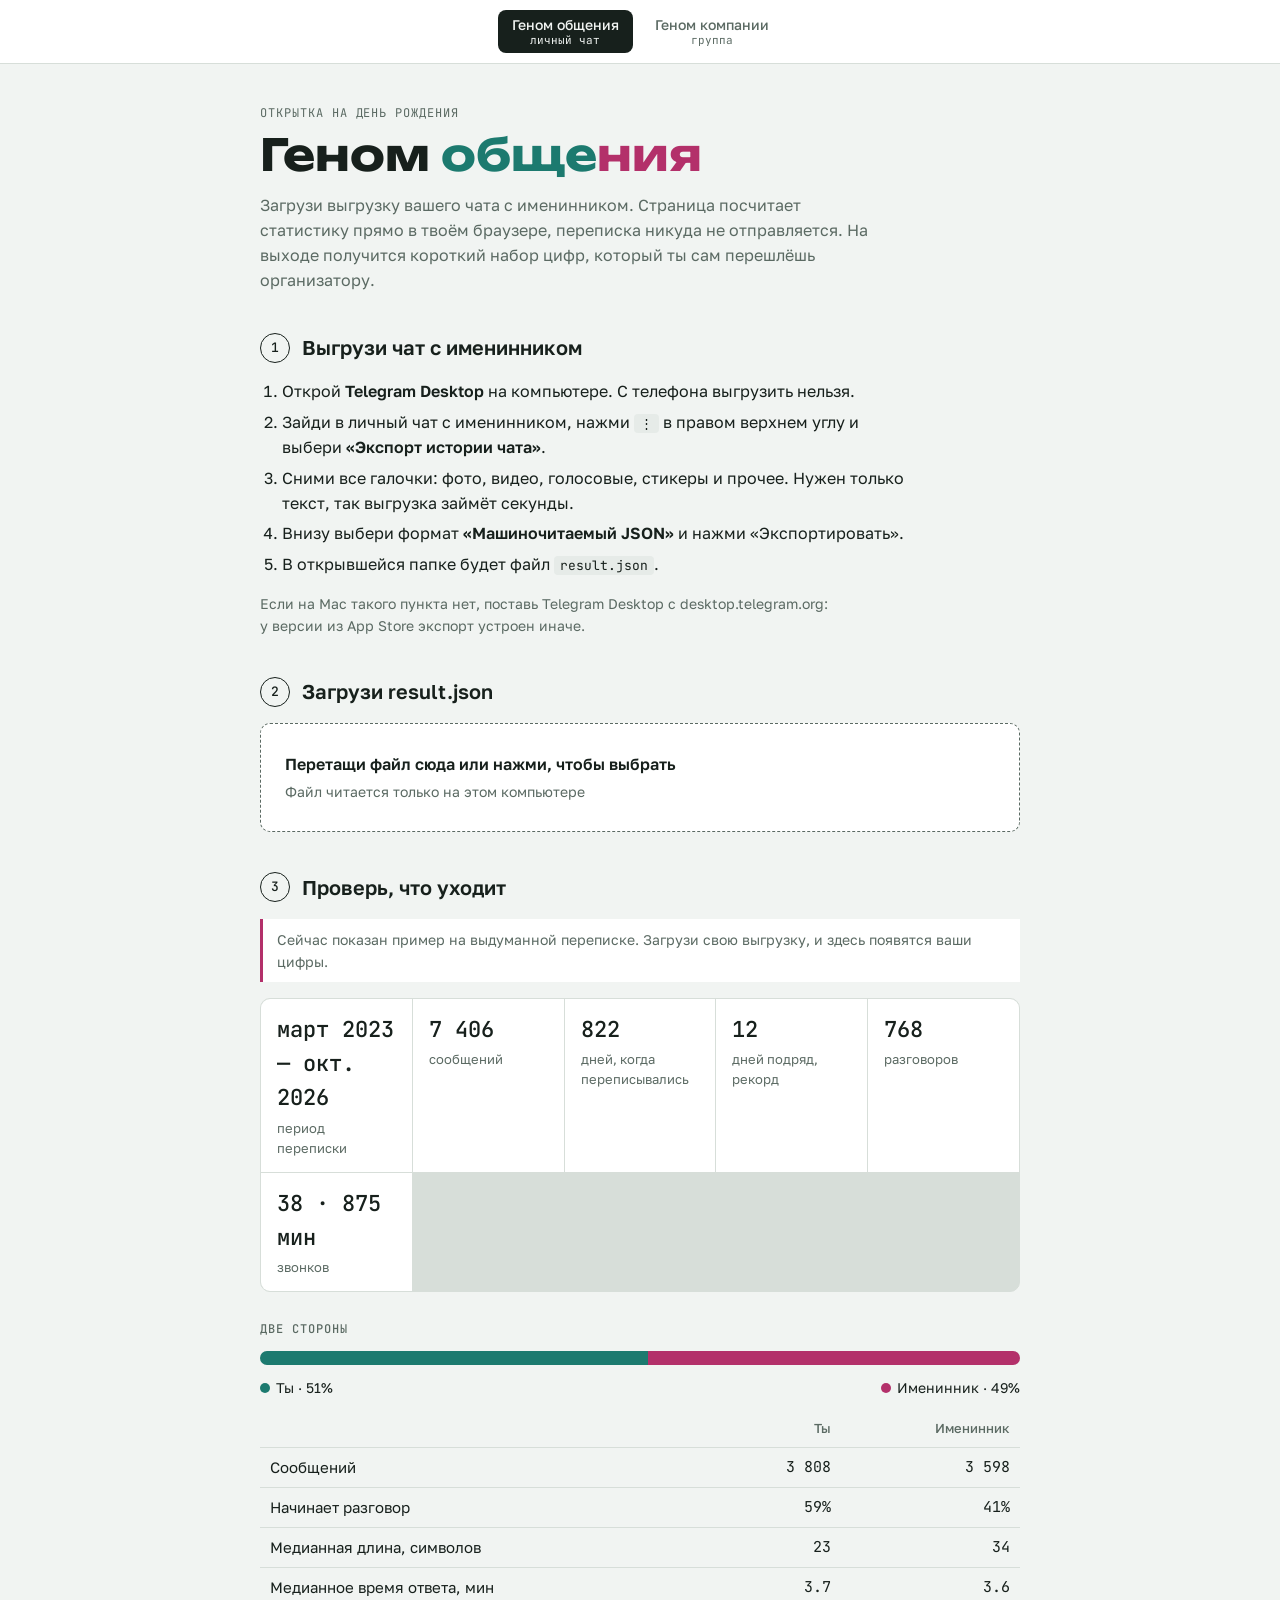
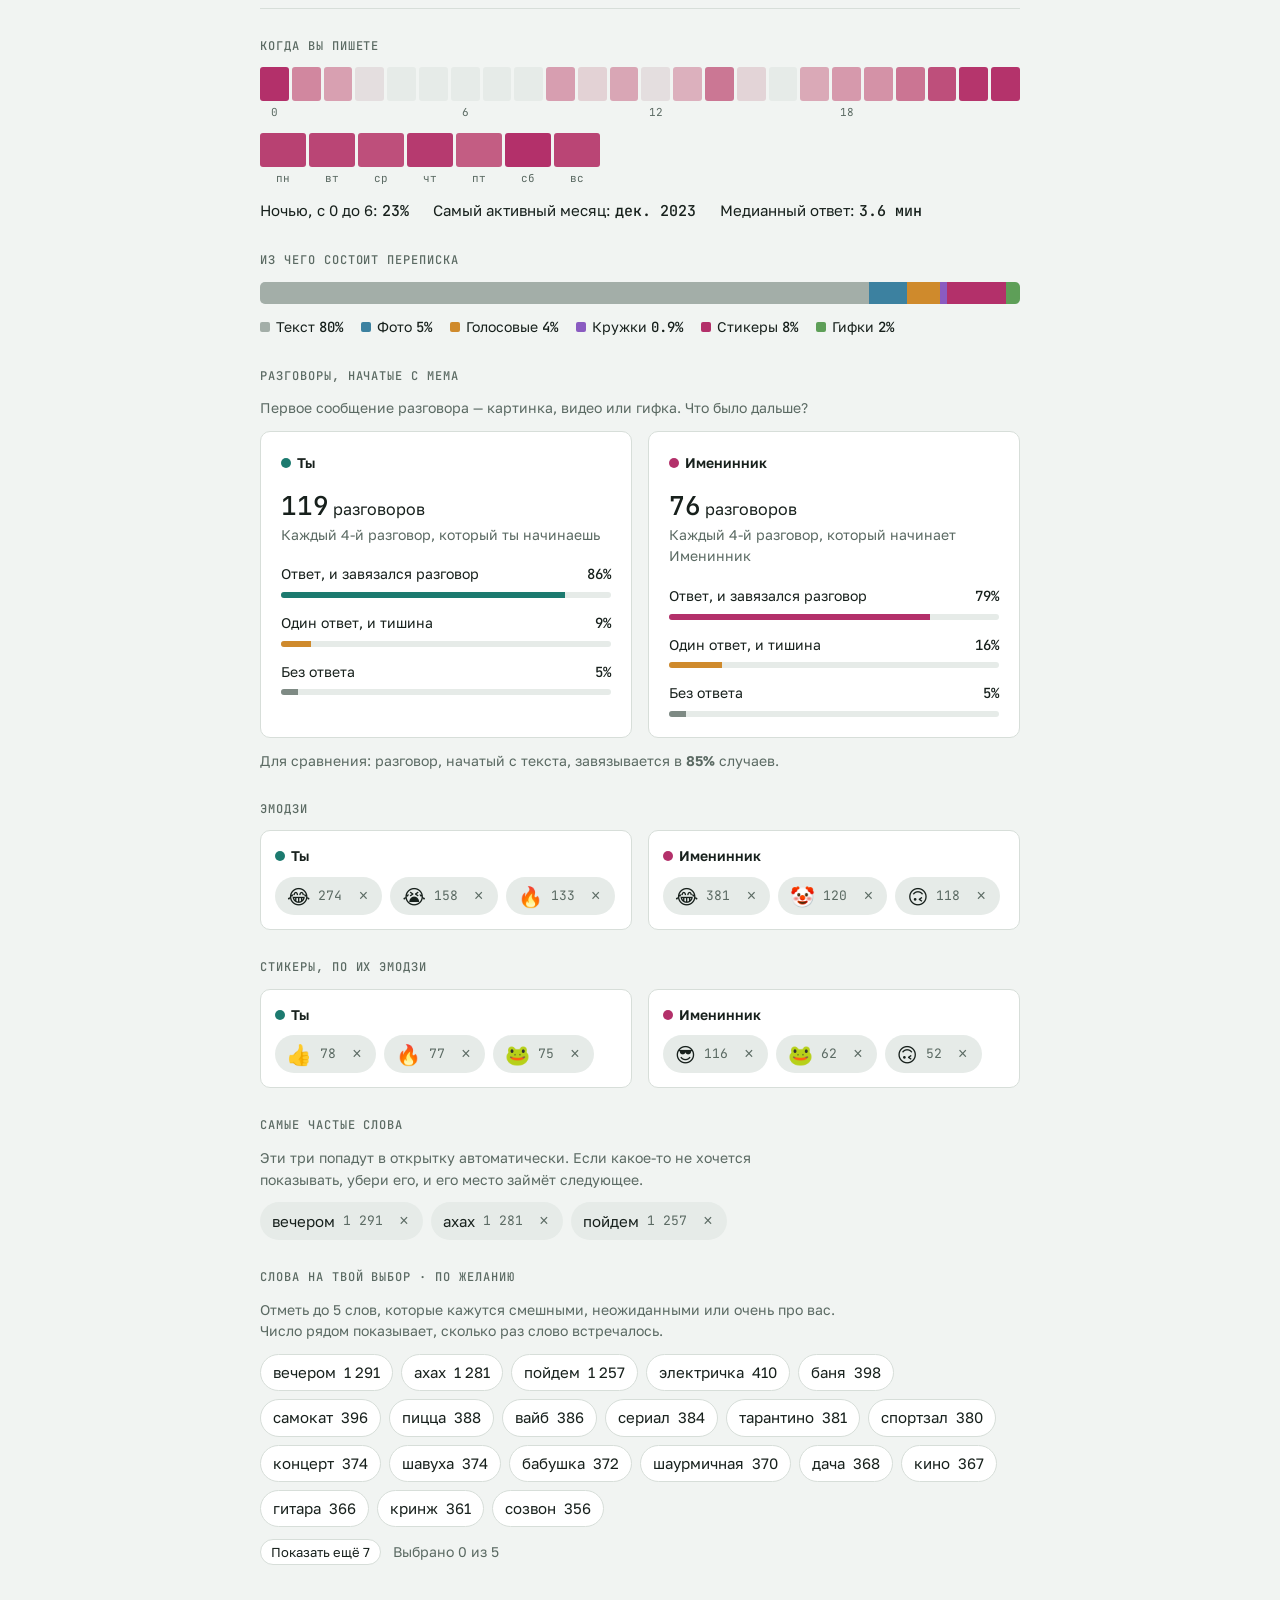
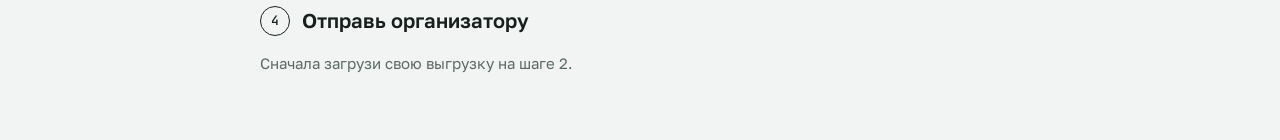
<file: index.html>
<!doctype html>
<html lang="ru">
<head>
<meta charset="utf-8">
<meta name="viewport" content="width=device-width,initial-scale=1,viewport-fit=cover">
<title>Геном общения</title>
<link rel="preload" href="fonts/golos-text-cyrillic.woff2" as="font" type="font/woff2" crossorigin>
<link rel="stylesheet" href="css/fonts.css">
<link rel="stylesheet" href="css/base.css">
<link rel="stylesheet" href="css/personal.css">
</head>
<body>
<nav class="nav" id="nav" aria-label="Страницы"></nav>

<main class="wrap">
  <header class="head">
    <p class="eyebrow">Открытка на день рождения</p>
    <h1>Геном <span class="f">обще</span><span class="b">ния</span></h1>
    <p class="lede">Загрузи выгрузку вашего чата с именинником. Страница посчитает статистику прямо в твоём браузере, переписка никуда не отправляется. На выходе получится короткий набор цифр, который ты сам перешлёшь организатору.</p>
  </header>

  <section class="step" aria-labelledby="s1">
    <h2 id="s1"><span class="n">1</span>Выгрузи чат с именинником</h2>
    <ol class="howto">
      <li>Открой <b>Telegram Desktop</b> на компьютере. С телефона выгрузить нельзя.</li>
      <li>Зайди в личный чат с именинником, нажми <kbd>⋮</kbd> в правом верхнем углу и выбери <b>«Экспорт истории чата»</b>.</li>
      <li>Сними все галочки: фото, видео, голосовые, стикеры и прочее. Нужен только текст, так выгрузка займёт секунды.</li>
      <li>Внизу выбери формат <b>«Машиночитаемый JSON»</b> и нажми «Экспортировать».</li>
      <li>В открывшейся папке будет файл <kbd>result.json</kbd>.</li>
    </ol>
    <p class="hint">Если на Mac такого пункта нет, поставь Telegram Desktop с desktop.telegram.org: у версии из App Store экспорт устроен иначе.</p>
  </section>

  <section class="step" aria-labelledby="s2">
    <h2 id="s2"><span class="n">2</span>Загрузи result.json</h2>
    <label class="drop" id="drop" for="file">
      <input type="file" id="file" accept=".json,application/json">
      <span class="drop-main">Перетащи файл сюда или нажми, чтобы выбрать</span>
      <span class="drop-sub" id="dropStatus">Файл читается только на этом компьютере</span>
    </label>
    <p class="error" id="err" hidden></p>
  </section>

  <section class="step" aria-labelledby="s3">
    <h2 id="s3"><span class="n">3</span>Проверь, что уходит</h2>
    <p class="sample-note" id="sampleNote">Сейчас показан пример на выдуманной переписке. Загрузи свою выгрузку, и здесь появятся ваши цифры.</p>
    <div class="who" id="who" hidden></div>
    <div class="report" id="report"></div>
  </section>

  <section class="step" aria-labelledby="s4">
    <h2 id="s4"><span class="n">4</span>Отправь организатору</h2>
    <p class="locked" id="sendLocked">Сначала загрузи свою выгрузку на шаге 2.</p>
    <div class="send" id="sendBox" hidden>
      <label for="fname">Как подписать тебя в открытке</label>
      <input id="fname" type="text" autocomplete="off">
      <label for="out">Твой геном</label>
      <textarea id="out" readonly rows="6"></textarea>
      <div class="row">
        <button class="btn" id="copy" type="button">Скопировать</button>
        <span class="status" id="copyStatus" aria-live="polite"></span>
      </div>
      <p class="hint">Вставь скопированное в личное сообщение организатору. Там только цифры, эмодзи и три слова, которые ты видишь выше.</p>
    </div>
  </section>
</main>

<script src="js/nav.js"></script>
<script src="js/core/common.js"></script>
<script src="js/core/personal.js"></script>
<script src="js/ui/common.js"></script>
<script src="js/ui/personal.js"></script>
</body>
</html>
</file>
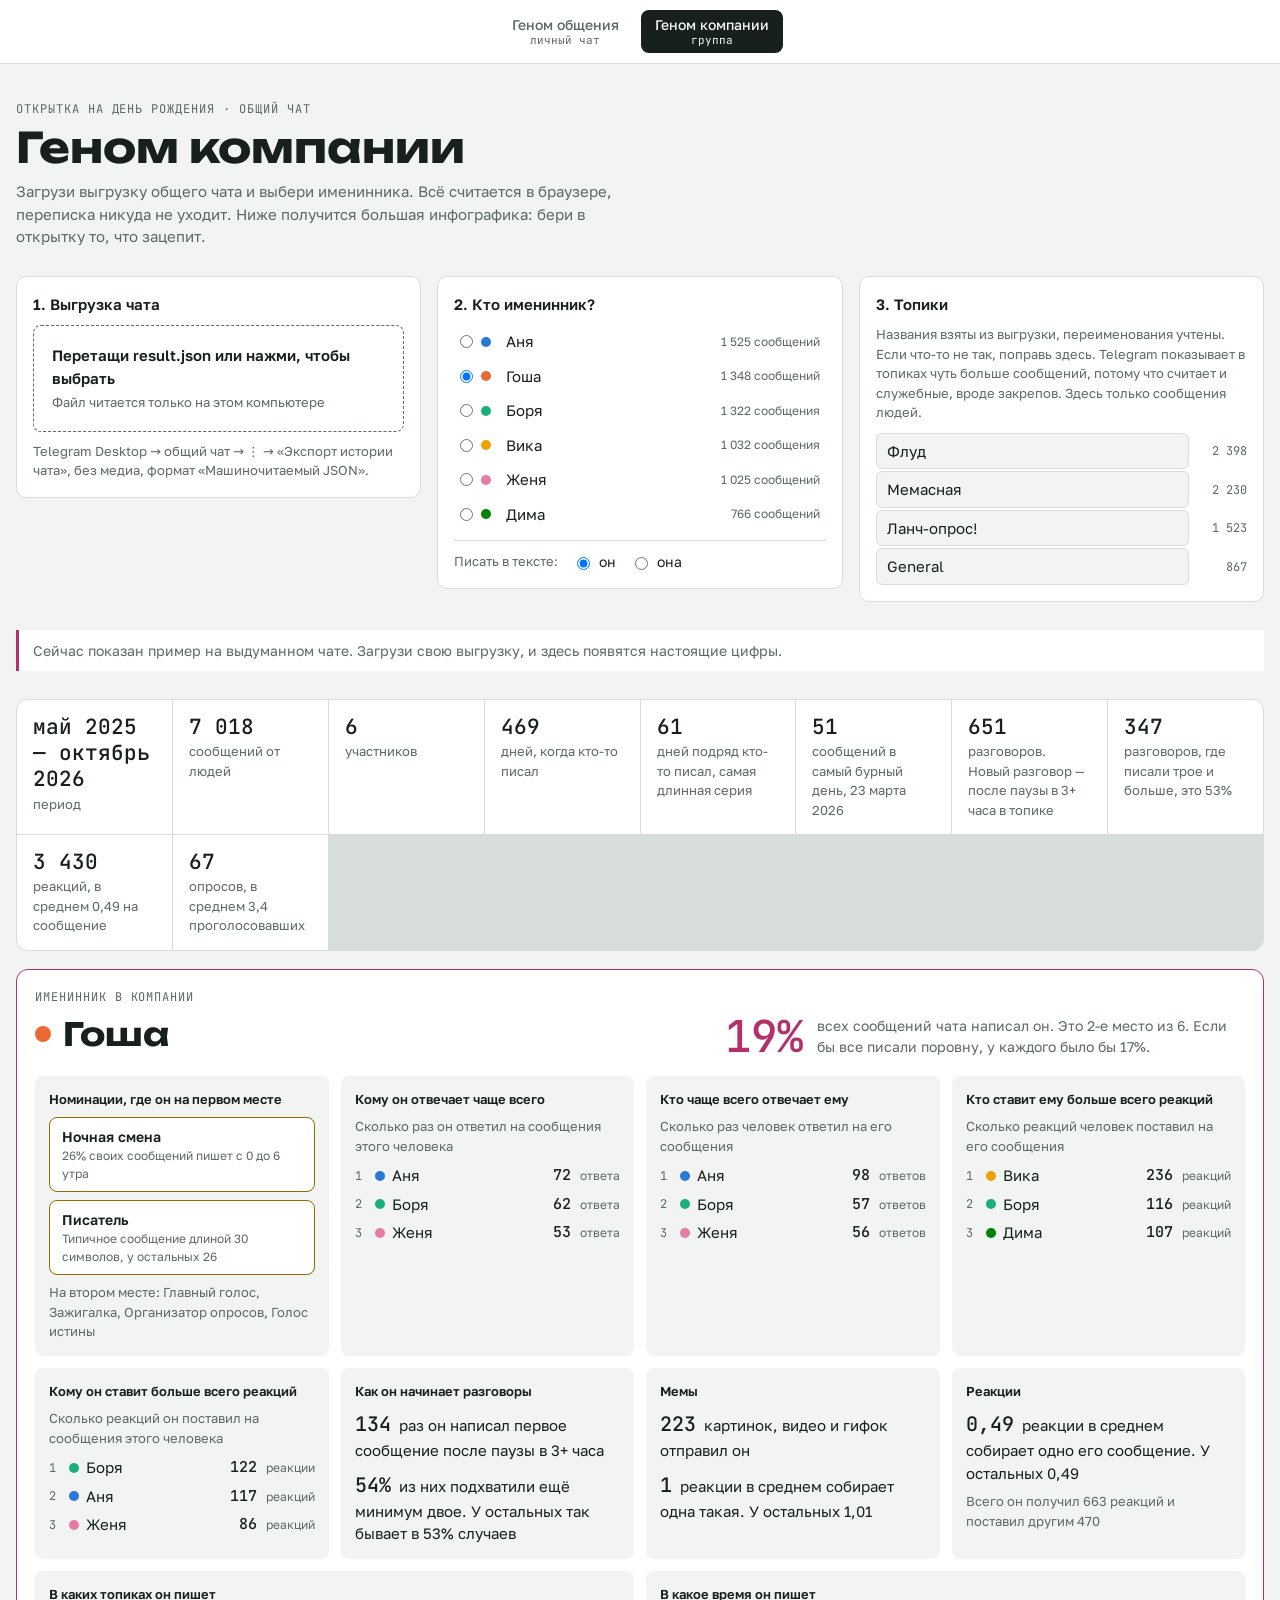
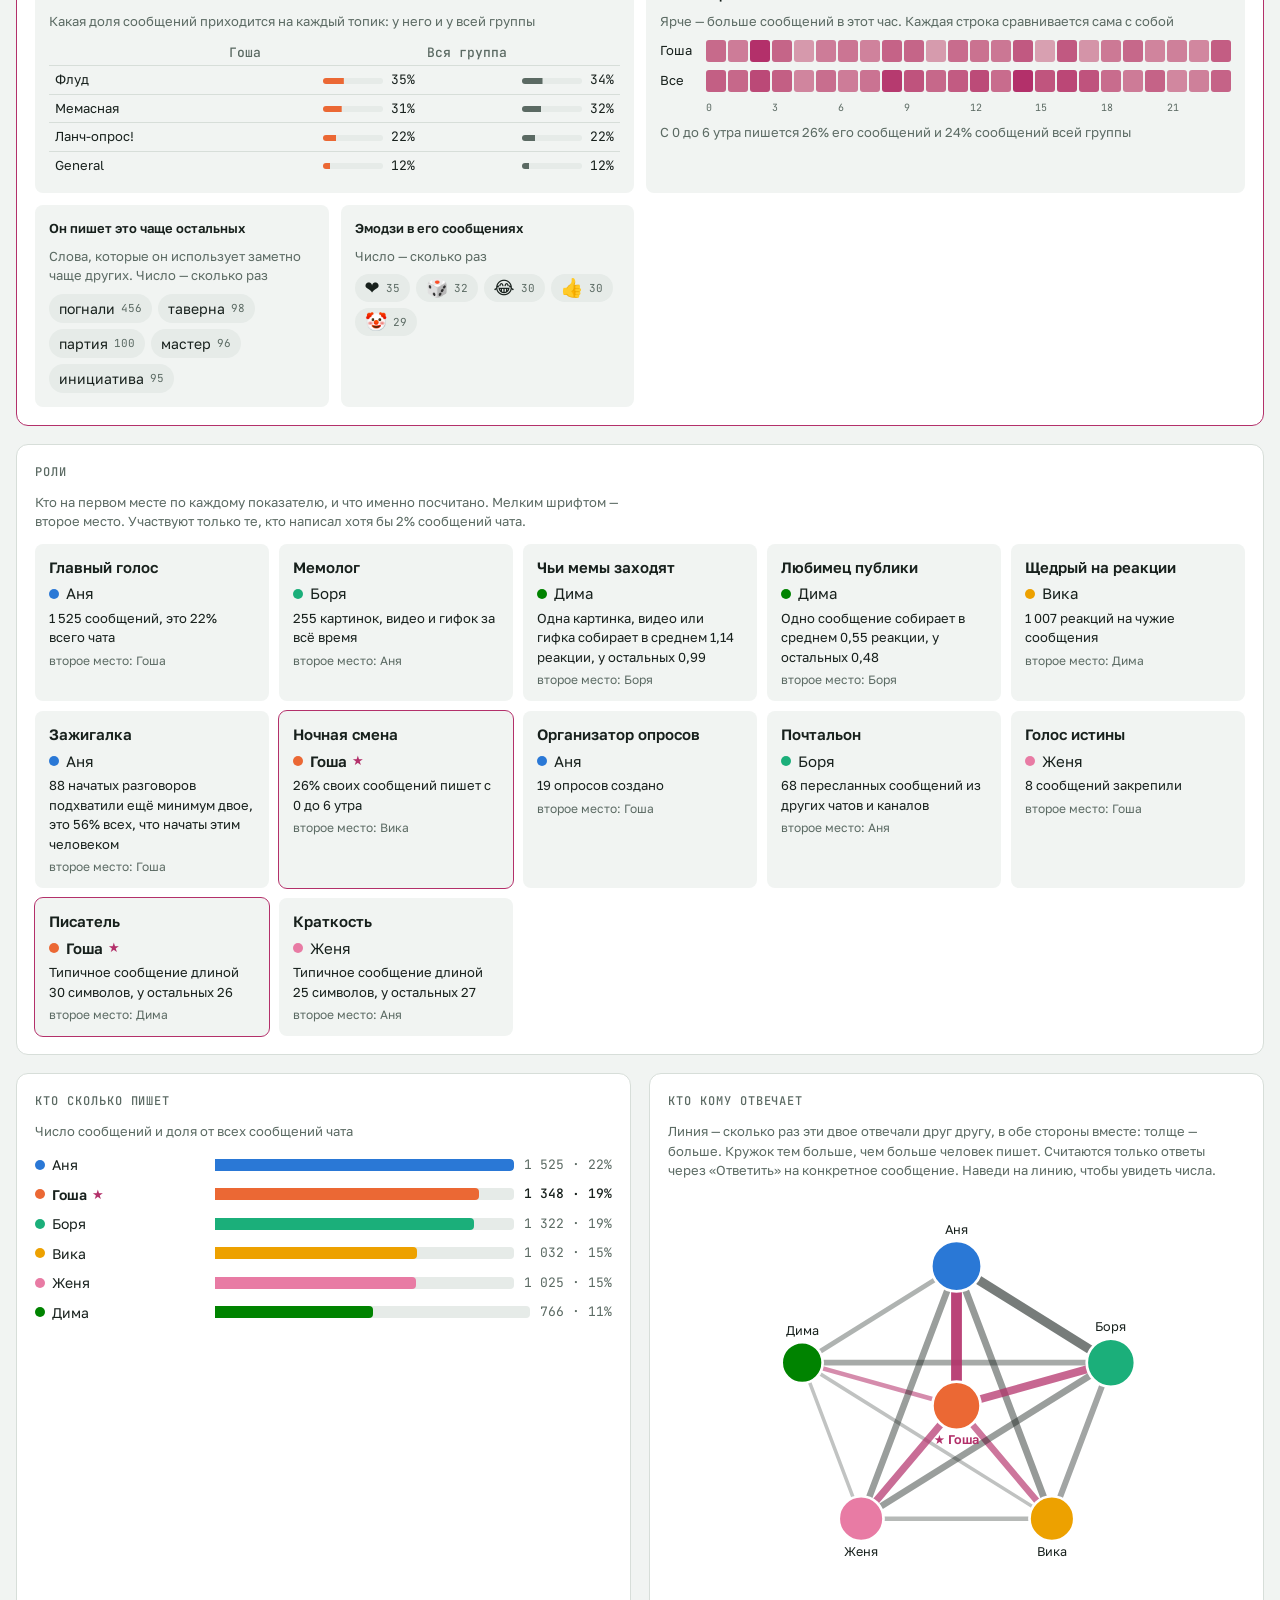
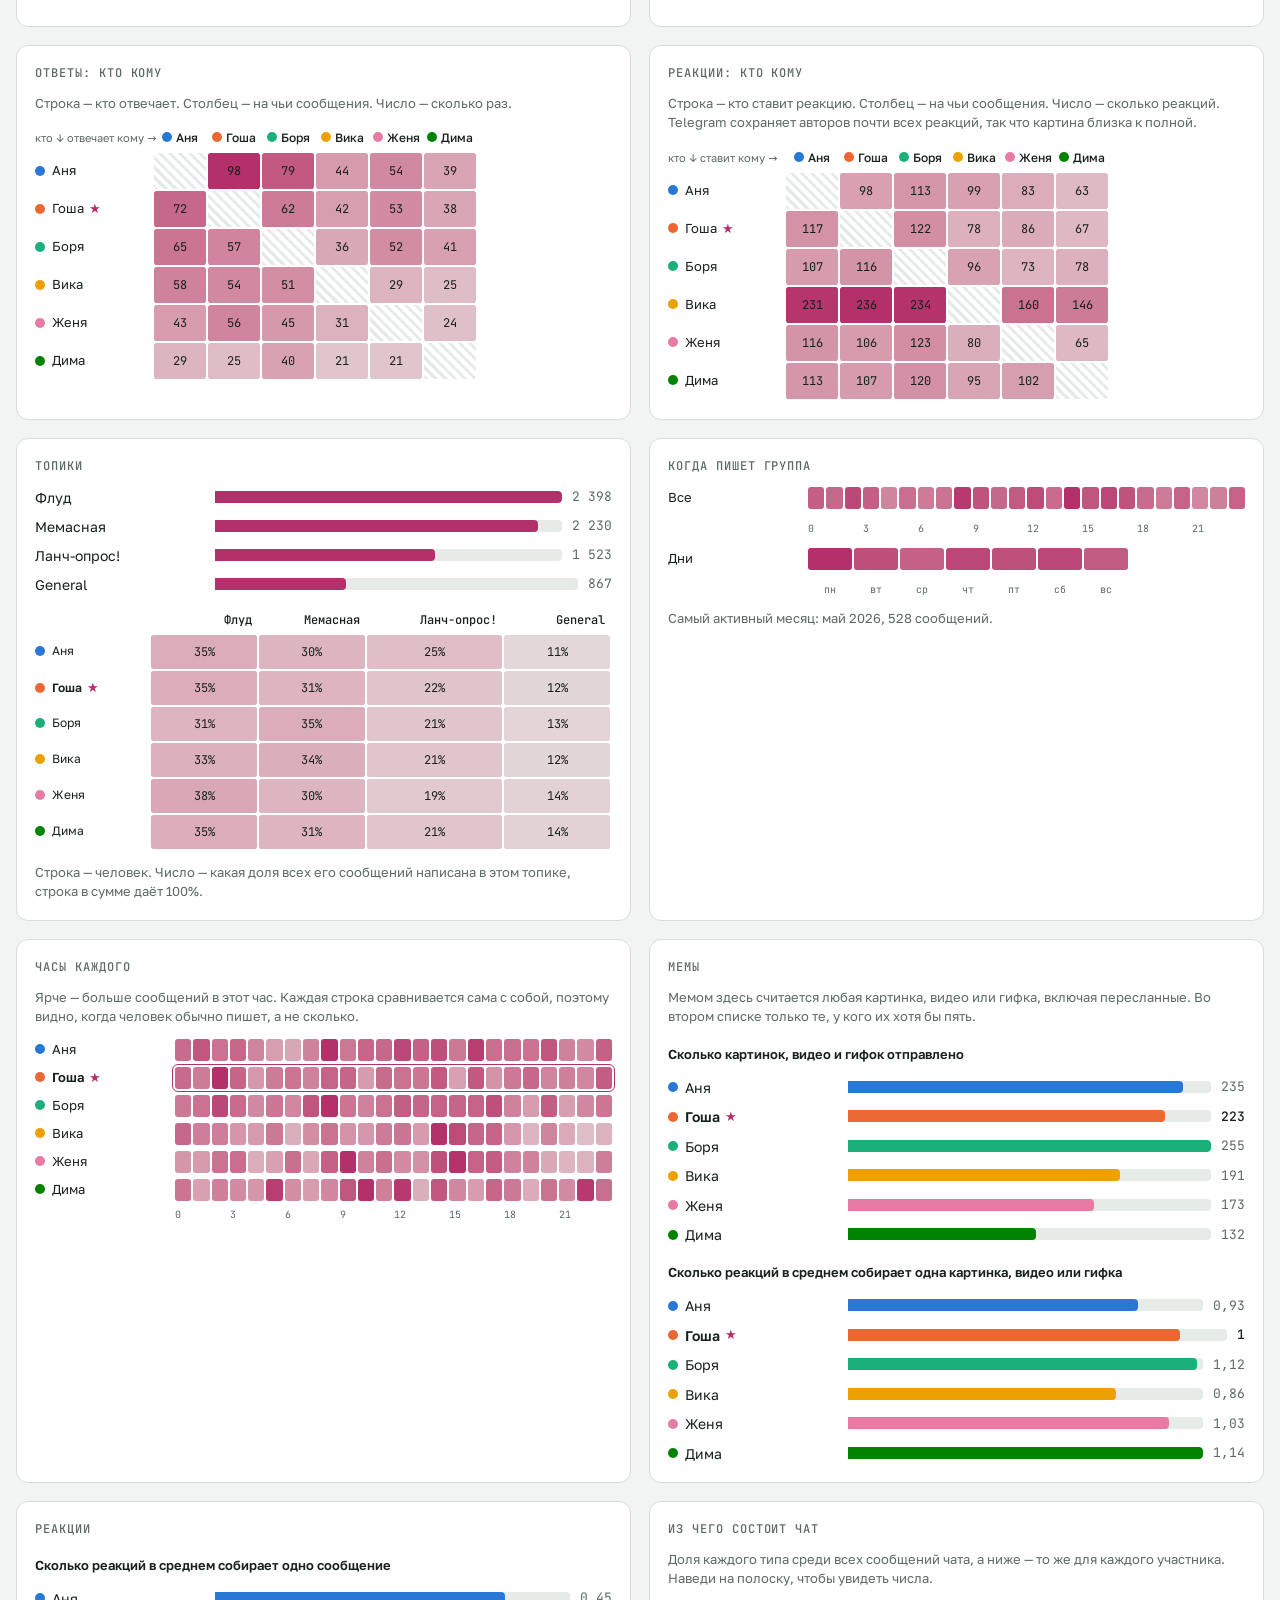
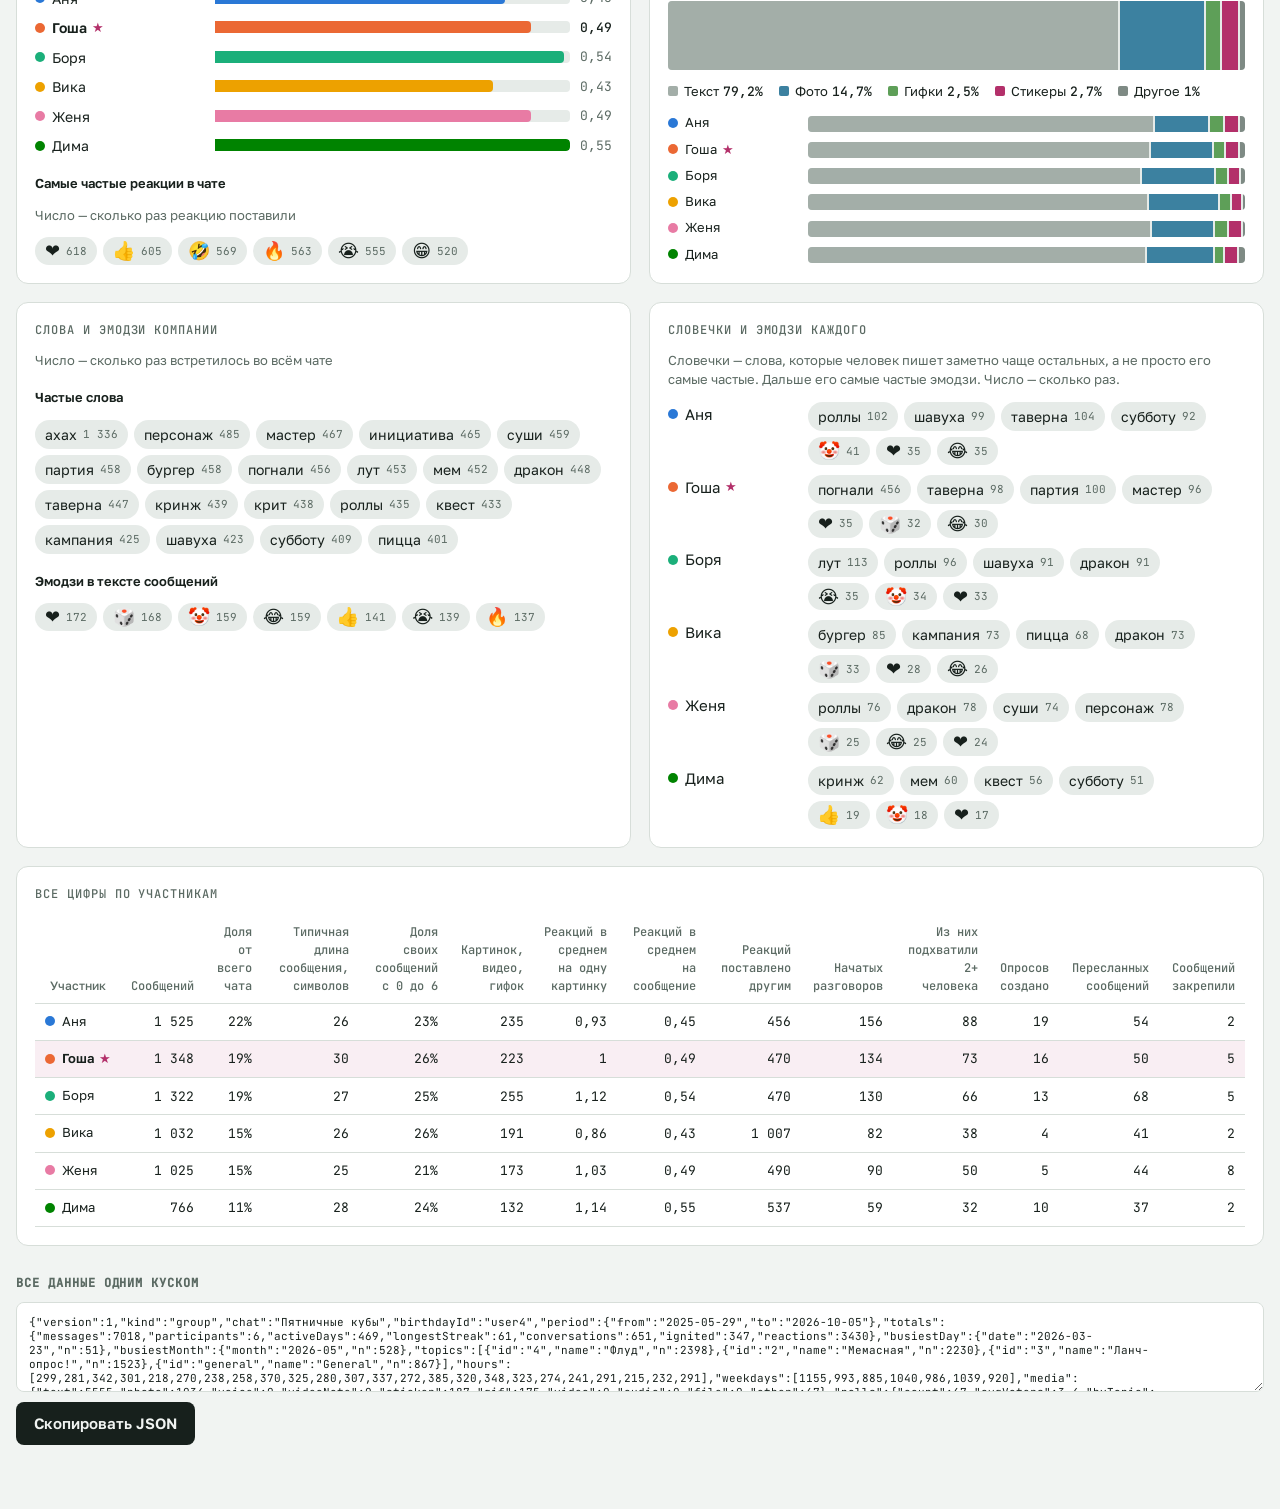
<file: group.html>
<!doctype html>
<html lang="ru">
<head>
<meta charset="utf-8">
<meta name="viewport" content="width=device-width,initial-scale=1,viewport-fit=cover">
<title>Геном компании</title>
<link rel="preload" href="fonts/golos-text-cyrillic.woff2" as="font" type="font/woff2" crossorigin>
<link rel="stylesheet" href="css/fonts.css">
<link rel="stylesheet" href="css/base.css">
<link rel="stylesheet" href="css/group.css">
</head>
<body>
<nav class="nav" id="nav" aria-label="Страницы"></nav>

<main class="wrap">
  <header>
    <p class="eyebrow">Открытка на день рождения · общий чат</p>
    <h1>Геном компании</h1>
    <p class="lede">Загрузи выгрузку общего чата и выбери именинника. Всё считается в браузере, переписка никуда не уходит. Ниже получится большая инфографика: бери в открытку то, что зацепит.</p>
  </header>

  <div class="controls">
    <div class="box">
      <h2>1. Выгрузка чата</h2>
      <label class="drop" id="drop" for="file">
        <input type="file" id="file" accept=".json,application/json">
        <span class="drop-main">Перетащи result.json или нажми, чтобы выбрать</span>
        <span class="drop-sub" id="dropStatus">Файл читается только на этом компьютере</span>
      </label>
      <p class="error" id="err" hidden></p>
      <p class="small muted">Telegram Desktop → общий чат → ⋮ → «Экспорт истории чата», без медиа, формат «Машиночитаемый JSON».</p>
    </div>
    <div class="box" id="setup" hidden>
      <h2>2. Кто именинник?</h2>
      <div class="radios" id="bdayList"></div>
    </div>
    <div class="box" id="topicBox" hidden>
      <h2>3. Топики</h2>
      <p class="small muted">Названия взяты из выгрузки, переименования учтены. Если что-то не так, поправь здесь. Telegram показывает в топиках чуть больше сообщений, потому что считает и служебные, вроде закрепов. Здесь только сообщения людей.</p>
      <div class="radios" id="topicList"></div>
    </div>
  </div>

  <p class="sample-note" id="sampleNote">Сейчас показан пример на выдуманном чате. Загрузи свою выгрузку, и здесь появятся настоящие цифры.</p>

  <div class="report" id="report"></div>

  <section class="send">
    <h3 class="eyebrow">Все данные одним куском</h3>
    <textarea id="out" readonly rows="4" aria-label="Данные группы в JSON"></textarea>
    <div class="row"><button class="btn" id="copy" type="button">Скопировать JSON</button><span class="small muted" id="copyStatus" aria-live="polite"></span></div>
  </section>
</main>

<script src="js/nav.js"></script>
<script src="js/core/common.js"></script>
<script src="js/core/group.js"></script>
<script src="js/ui/common.js"></script>
<script src="js/ui/group.js"></script>
</body>
</html>
</file>
<file: css/fonts.css>
/* Self-hosted copies of the Google Fonts families (Unbounded, Golos Text, JetBrains Mono), latin + cyrillic only. */
/* cyrillic */
@font-face {
  font-family: 'Golos Text';
  font-style: normal;
  font-weight: 400;
  font-display: swap;
  src: url(../fonts/golos-text-cyrillic.woff2) format('woff2');
  unicode-range: U+0301, U+0400-045F, U+0490-0491, U+04B0-04B1, U+2116;
}
/* latin */
@font-face {
  font-family: 'Golos Text';
  font-style: normal;
  font-weight: 400;
  font-display: swap;
  src: url(../fonts/golos-text-latin.woff2) format('woff2');
  unicode-range: U+0000-00FF, U+0131, U+0152-0153, U+02BB-02BC, U+02C6, U+02DA, U+02DC, U+0304, U+0308, U+0329, U+2000-206F, U+20AC, U+2122, U+2191, U+2193, U+2212, U+2215, U+FEFF, U+FFFD;
}
/* cyrillic */
@font-face {
  font-family: 'Golos Text';
  font-style: normal;
  font-weight: 500;
  font-display: swap;
  src: url(../fonts/golos-text-cyrillic.woff2) format('woff2');
  unicode-range: U+0301, U+0400-045F, U+0490-0491, U+04B0-04B1, U+2116;
}
/* latin */
@font-face {
  font-family: 'Golos Text';
  font-style: normal;
  font-weight: 500;
  font-display: swap;
  src: url(../fonts/golos-text-latin.woff2) format('woff2');
  unicode-range: U+0000-00FF, U+0131, U+0152-0153, U+02BB-02BC, U+02C6, U+02DA, U+02DC, U+0304, U+0308, U+0329, U+2000-206F, U+20AC, U+2122, U+2191, U+2193, U+2212, U+2215, U+FEFF, U+FFFD;
}
/* cyrillic */
@font-face {
  font-family: 'Golos Text';
  font-style: normal;
  font-weight: 600;
  font-display: swap;
  src: url(../fonts/golos-text-cyrillic.woff2) format('woff2');
  unicode-range: U+0301, U+0400-045F, U+0490-0491, U+04B0-04B1, U+2116;
}
/* latin */
@font-face {
  font-family: 'Golos Text';
  font-style: normal;
  font-weight: 600;
  font-display: swap;
  src: url(../fonts/golos-text-latin.woff2) format('woff2');
  unicode-range: U+0000-00FF, U+0131, U+0152-0153, U+02BB-02BC, U+02C6, U+02DA, U+02DC, U+0304, U+0308, U+0329, U+2000-206F, U+20AC, U+2122, U+2191, U+2193, U+2212, U+2215, U+FEFF, U+FFFD;
}
/* cyrillic */
@font-face {
  font-family: 'JetBrains Mono';
  font-style: normal;
  font-weight: 400;
  font-display: swap;
  src: url(../fonts/jetbrains-mono-cyrillic.woff2) format('woff2');
  unicode-range: U+0301, U+0400-045F, U+0490-0491, U+04B0-04B1, U+2116;
}
/* latin */
@font-face {
  font-family: 'JetBrains Mono';
  font-style: normal;
  font-weight: 400;
  font-display: swap;
  src: url(../fonts/jetbrains-mono-latin.woff2) format('woff2');
  unicode-range: U+0000-00FF, U+0131, U+0152-0153, U+02BB-02BC, U+02C6, U+02DA, U+02DC, U+0304, U+0308, U+0329, U+2000-206F, U+20AC, U+2122, U+2191, U+2193, U+2212, U+2215, U+FEFF, U+FFFD;
}
/* cyrillic */
@font-face {
  font-family: 'JetBrains Mono';
  font-style: normal;
  font-weight: 500;
  font-display: swap;
  src: url(../fonts/jetbrains-mono-cyrillic.woff2) format('woff2');
  unicode-range: U+0301, U+0400-045F, U+0490-0491, U+04B0-04B1, U+2116;
}
/* latin */
@font-face {
  font-family: 'JetBrains Mono';
  font-style: normal;
  font-weight: 500;
  font-display: swap;
  src: url(../fonts/jetbrains-mono-latin.woff2) format('woff2');
  unicode-range: U+0000-00FF, U+0131, U+0152-0153, U+02BB-02BC, U+02C6, U+02DA, U+02DC, U+0304, U+0308, U+0329, U+2000-206F, U+20AC, U+2122, U+2191, U+2193, U+2212, U+2215, U+FEFF, U+FFFD;
}
/* cyrillic */
@font-face {
  font-family: 'Unbounded';
  font-style: normal;
  font-weight: 500;
  font-display: swap;
  src: url(../fonts/unbounded-cyrillic.woff2) format('woff2');
  unicode-range: U+0301, U+0400-045F, U+0490-0491, U+04B0-04B1, U+2116;
}
/* latin */
@font-face {
  font-family: 'Unbounded';
  font-style: normal;
  font-weight: 500;
  font-display: swap;
  src: url(../fonts/unbounded-latin.woff2) format('woff2');
  unicode-range: U+0000-00FF, U+0131, U+0152-0153, U+02BB-02BC, U+02C6, U+02DA, U+02DC, U+0304, U+0308, U+0329, U+2000-206F, U+20AC, U+2122, U+2191, U+2193, U+2212, U+2215, U+FEFF, U+FFFD;
}
/* cyrillic */
@font-face {
  font-family: 'Unbounded';
  font-style: normal;
  font-weight: 700;
  font-display: swap;
  src: url(../fonts/unbounded-cyrillic.woff2) format('woff2');
  unicode-range: U+0301, U+0400-045F, U+0490-0491, U+04B0-04B1, U+2116;
}
/* latin */
@font-face {
  font-family: 'Unbounded';
  font-style: normal;
  font-weight: 700;
  font-display: swap;
  src: url(../fonts/unbounded-latin.woff2) format('woff2');
  unicode-range: U+0000-00FF, U+0131, U+0152-0153, U+02BB-02BC, U+02C6, U+02DA, U+02DC, U+0304, U+0308, U+0329, U+2000-206F, U+20AC, U+2122, U+2191, U+2193, U+2212, U+2215, U+FEFF, U+FFFD;
}
</file>
<file: css/base.css>
/* Shared across pages: reset, theme tokens (light + dark), components that are identical everywhere, top nav. */
:root{color-scheme:light;box-sizing:border-box;padding-top:env(safe-area-inset-top,0px);padding-bottom:env(safe-area-inset-bottom,0px)}
html{scroll-padding-top:env(safe-area-inset-top,0px)}
body{margin:0;padding:0}
img{max-width:100%}
[hidden]:not([hidden=until-found i]){display:none!important}

:root{
  --bg:#F1F4F2; --surface:#FFFFFF; --ink:#17201C; --muted:#5B6A63; --line:#D7DED9; --cell:#E6EBE8;
  --accent:#B3306A; --danger:#B4321F;
  --m-text:#A3AEA8; --m-photo:#3C81A0; --m-voice:#CF8A2C; --m-vnote:#8A5BC1; --m-sticker:#B3306A; --m-gif:#5E9F58; --m-video:#2E5C89; --m-other:#7E8A84;
  --font-display:"Unbounded","Golos Text",system-ui,sans-serif;
  --font-body:"Golos Text",system-ui,-apple-system,"Segoe UI",Roboto,sans-serif;
  --font-mono:"JetBrains Mono",ui-monospace,Menlo,Consolas,monospace;
}
@media (prefers-color-scheme: dark){ :root:not([data-theme="light"]){
  --bg:#111614; --surface:#18201C; --ink:#E4EBE7; --muted:#93A29A; --line:#2B3530; --cell:#222B27;
  --accent:#EC6FA2; --danger:#F07A63;
  --m-text:#5E6B65; --m-photo:#5DA4C4; --m-voice:#E3A24A; --m-vnote:#A983DB; --m-sticker:#EC6FA2; --m-gif:#7DBF77; --m-video:#5F8CC0; --m-other:#45514B;
  color-scheme:dark; } }
:root[data-theme="dark"]{
  --bg:#111614; --surface:#18201C; --ink:#E4EBE7; --muted:#93A29A; --line:#2B3530; --cell:#222B27;
  --accent:#EC6FA2; --danger:#F07A63;
  --m-text:#5E6B65; --m-photo:#5DA4C4; --m-voice:#E3A24A; --m-vnote:#A983DB; --m-sticker:#EC6FA2; --m-gif:#7DBF77; --m-video:#5F8CC0; --m-other:#45514B;
  color-scheme:dark; }

body{background:var(--bg);color:var(--ink);font-family:var(--font-body)}
h1,h2,h3,h4{margin:0;text-wrap:balance}
p{margin:0}
.eyebrow{font-family:var(--font-mono);font-size:12px;letter-spacing:.08em;text-transform:uppercase;color:var(--muted)}
.sample-note{font-size:14px;padding:10px 14px;border-left:3px solid var(--accent);background:var(--surface);color:var(--muted)}
.drop:hover,.drop.over{border-color:var(--accent);border-style:solid}
.drop:focus-within{outline:2px solid var(--accent);outline-offset:2px}
.drop input{position:absolute;width:1px;height:1px;opacity:0}
.drop-main{font-weight:600}
.kpi .l{font-size:13px;color:var(--muted)}
.mix span{display:block;height:100%}
.mix-legend i{display:inline-block;width:10px;height:10px;border-radius:2px;margin-right:6px}
.mix-legend b{font-family:var(--font-mono);font-weight:500;margin-left:4px}
.row{display:flex;flex-wrap:wrap;gap:12px;align-items:center}
.btn:hover{opacity:.88}
button:focus-visible,input:focus-visible,textarea:focus-visible{outline:2px solid var(--accent);outline-offset:2px}
@media (prefers-reduced-motion: reduce){*{transition:none!important}}

/* top nav (js/nav.js) */
.nav ul{list-style:none;margin:0;padding:10px 16px;display:flex;flex-wrap:wrap;gap:4px 8px;justify-content:center;border-bottom:1px solid var(--line);background:var(--surface)}
.nav a{display:flex;flex-direction:column;align-items:center;padding:6px 14px;border-radius:8px;color:var(--muted);text-decoration:none;font-size:14px;font-weight:500;line-height:1.25}
.nav a small{font-family:var(--font-mono);font-size:11px;font-weight:400}
.nav a:hover{background:var(--cell);color:var(--ink)}
.nav a[aria-current="page"]{background:var(--ink);color:var(--bg)}
.error a,.sample-note a{color:inherit}
</file>
<file: css/personal.css>
/* Personal-chat page: one narrow lab-report column; two "strands" (friend / birthday) are colour-coded everywhere. */
:root{
  --friend:#1C7A6F; --bday:#B3306A;
}
@media (prefers-color-scheme: dark){ :root:not([data-theme="light"]){
  --friend:#4FB9AA; --bday:#EC6FA2;
  color-scheme:dark; } }
:root[data-theme="dark"]{
  --friend:#4FB9AA; --bday:#EC6FA2;
  color-scheme:dark; }

body{font-size:16px;line-height:1.55}
.wrap{max-width:760px;margin:0 auto;padding:40px 16px 64px;display:flex;flex-direction:column;gap:40px}
h1{font-family:var(--font-display);font-weight:700;font-size:clamp(30px,6vw,44px);line-height:1.1;margin-top:8px}
h1 .f{color:var(--friend)} h1 .b{color:var(--bday)}
.lede{margin-top:14px;max-width:62ch;color:var(--muted)}
.head{display:flex;flex-direction:column}

.step{display:flex;flex-direction:column;gap:16px}
.step h2{font-size:20px;font-weight:600;display:flex;align-items:center;gap:12px}
.n{font-family:var(--font-mono);font-size:13px;font-weight:500;width:28px;height:28px;border-radius:50%;border:1.5px solid var(--ink);display:inline-grid;place-items:center;flex:none}

.howto{margin:0;padding-left:22px;display:flex;flex-direction:column;gap:6px;max-width:64ch}
.howto b{font-weight:600}
.hint{font-size:14px;color:var(--muted);max-width:64ch}
kbd{font-family:var(--font-mono);font-size:13px;background:var(--cell);border-radius:4px;padding:1px 6px}

.drop{display:flex;flex-direction:column;gap:4px;align-items:flex-start;padding:28px 24px;border:1.5px dashed var(--muted);border-radius:10px;background:var(--surface);cursor:pointer;transition:border-color .15s,background .15s}
.drop-sub{font-size:14px;color:var(--muted)}
.error{color:var(--danger);font-weight:500;max-width:64ch}

.who{display:flex;flex-wrap:wrap;gap:8px 20px;align-items:center;font-size:15px}
.who legend{font-weight:600;padding:0;margin-bottom:6px;width:100%}
.who fieldset{border:0;margin:0;padding:0;display:flex;flex-wrap:wrap;gap:8px 20px}
.who label{display:flex;gap:8px;align-items:center;cursor:pointer}

.report{display:flex;flex-direction:column;gap:28px}
.kpis{display:grid;grid-template-columns:repeat(auto-fit,minmax(140px,1fr));gap:1px;background:var(--line);border:1px solid var(--line);border-radius:10px;overflow:hidden}
.kpi{background:var(--surface);padding:14px 16px;display:flex;flex-direction:column;gap:2px}
.kpi .v{font-family:var(--font-mono);font-size:22px;font-weight:500;font-variant-numeric:tabular-nums}

.block{display:flex;flex-direction:column;gap:12px}
.block h3{font-family:var(--font-mono);font-size:12px;font-weight:500;letter-spacing:.08em;text-transform:uppercase;color:var(--muted)}

.strand{display:flex;height:14px;border-radius:7px;overflow:hidden;background:var(--cell)}
.strand .f{background:var(--friend)} .strand .b{background:var(--bday)}
.legend2{display:flex;justify-content:space-between;gap:12px;font-size:14px;flex-wrap:wrap}
.dot{display:inline-block;width:10px;height:10px;border-radius:50%;margin-right:6px;vertical-align:baseline}
.dot.f{background:var(--friend)} .dot.b{background:var(--bday)}

.tbl-wrap{overflow-x:auto}
table{border-collapse:collapse;width:100%;font-size:15px}
th,td{padding:8px 10px;text-align:left;border-bottom:1px solid var(--line)}
th{font-weight:500;color:var(--muted);font-size:13px}
td.num{font-family:var(--font-mono);font-variant-numeric:tabular-nums;text-align:right}
th.num{text-align:right}

.gel{display:grid;gap:3px}
.gel.h{grid-template-columns:repeat(24,minmax(0,1fr))}
.gel.w{grid-template-columns:repeat(7,minmax(0,1fr));max-width:340px}
.gel .c{height:34px;border-radius:3px}
.gel .lab{font-family:var(--font-mono);font-size:11px;color:var(--muted);text-align:center;font-variant-numeric:tabular-nums}
.facts{display:flex;flex-wrap:wrap;gap:6px 24px;font-size:15px}
.facts b{font-family:var(--font-mono);font-weight:500}

.mix{display:flex;height:22px;border-radius:5px;overflow:hidden;background:var(--cell)}
.pick{display:inline-flex;align-items:center;gap:8px;padding:6px 12px;border-radius:999px;border:1px solid var(--line);background:var(--surface);color:var(--ink);font:inherit;font-size:15px;cursor:pointer}
.pick:hover:not(:disabled){border-color:var(--muted)}
.pick[aria-pressed="true"]{background:var(--ink);border-color:var(--ink);color:var(--bg)}
.pick[aria-pressed="true"] .cnt{color:var(--bg);opacity:.7}
.pick:disabled{opacity:.4;cursor:default}
.side.meme{padding:20px;gap:18px}
.meme-lead{display:flex;flex-direction:column;gap:2px}
.meme-lead b{font-family:var(--font-mono);font-weight:500;font-size:26px;line-height:1.1;font-variant-numeric:tabular-nums}
.meme-sub{font-size:14px;color:var(--muted)}
.outcomes{display:flex;flex-direction:column;gap:14px}
.oc{display:grid;grid-template-columns:minmax(0,1fr) auto;gap:6px 12px;font-size:14px;align-items:baseline}
.oc b{font-family:var(--font-mono);font-weight:500;font-variant-numeric:tabular-nums}
.meter{grid-column:1/-1;height:6px;border-radius:3px;background:var(--cell);overflow:hidden}
.meter span{display:block;height:100%}
.more{font-size:14px;padding:6px 14px}
.mix.thin{height:12px;border-radius:6px}
.mix-legend{display:flex;flex-wrap:wrap;gap:6px 18px;font-size:14px}

.pair{display:grid;grid-template-columns:repeat(auto-fit,minmax(220px,1fr));gap:16px}
.side{background:var(--surface);border:1px solid var(--line);border-radius:10px;padding:14px;display:flex;flex-direction:column;gap:10px;min-width:0}
.side-h{font-size:14px;font-weight:600}
.chips{display:flex;flex-wrap:wrap;gap:8px}
.chip{display:inline-flex;align-items:center;gap:8px;padding:6px 6px 6px 12px;border-radius:999px;background:var(--cell);font-size:15px}
.chip .g{font-size:20px;line-height:1}
.chip .cnt{font-family:var(--font-mono);font-size:13px;color:var(--muted)}
.x{border:0;background:transparent;color:var(--muted);width:26px;height:26px;border-radius:50%;cursor:pointer;font-size:16px;line-height:1;display:grid;place-items:center}
.x:hover{background:var(--line);color:var(--ink)}
.x:focus-visible{outline:2px solid var(--accent);outline-offset:2px}
.empty{font-size:14px;color:var(--muted)}
.removed{font-size:14px;color:var(--muted);display:flex;flex-wrap:wrap;gap:6px;align-items:center}
.restore{border:1px solid var(--line);background:var(--surface);color:var(--ink);border-radius:999px;padding:2px 10px;font:inherit;font-size:13px;cursor:pointer}
.restore:hover{border-color:var(--muted)}

.send{display:flex;flex-direction:column;gap:12px}
.send label{font-weight:600;font-size:15px}
.send input{font:inherit;padding:10px 12px;border:1px solid var(--line);border-radius:8px;background:var(--surface);color:var(--ink);max-width:360px}
.send textarea{font-family:var(--font-mono);font-size:12px;padding:12px;border:1px solid var(--line);border-radius:8px;background:var(--surface);color:var(--ink);width:100%;box-sizing:border-box;resize:vertical;min-height:110px}
.btn{font:inherit;font-weight:600;padding:11px 20px;border-radius:8px;border:0;background:var(--ink);color:var(--bg);cursor:pointer}
.status{font-size:14px;color:var(--muted)}
.locked{font-size:15px;color:var(--muted)}
</file>
<file: css/group.css>
/* Group-chat page: wide sheet, 4-column panel grid that collapses to one column; every person keeps one colour everywhere. */
:root{
  --gold:#9A6A00;
  --p1:#2a78d6; --p2:#eb6834; --p3:#1baf7a; --p4:#eda100; --p5:#e87ba4; --p6:#008300; --p7:#4a3aa7; --p8:#e34948; --p-other:#9AA59F;
}
@media (prefers-color-scheme: dark){ :root:not([data-theme="light"]){
  --gold:#E0B04A;
  --p1:#3987e5; --p2:#d95926; --p3:#199e70; --p4:#c98500; --p5:#d55181; --p6:#008300; --p7:#9085e9; --p8:#e66767; --p-other:#5E6B65;
  color-scheme:dark; } }
:root[data-theme="dark"]{
  --gold:#E0B04A;
  --p1:#3987e5; --p2:#d95926; --p3:#199e70; --p4:#c98500; --p5:#d55181; --p6:#008300; --p7:#9085e9; --p8:#e66767; --p-other:#5E6B65;
  color-scheme:dark; }

body{font-size:15px;line-height:1.5}
.wrap{max-width:1360px;margin:0 auto;padding:36px 16px 64px;display:flex;flex-direction:column;gap:28px}
h1{font-family:var(--font-display);font-weight:700;font-size:clamp(28px,5vw,42px);line-height:1.1;margin-top:6px}
.lede{margin-top:10px;max-width:70ch;color:var(--muted)}
.muted{color:var(--muted)} .small{font-size:13px}

.controls{display:grid;grid-template-columns:repeat(auto-fit,minmax(min(100%,300px),1fr));gap:16px;align-items:start}
.box{background:var(--surface);border:1px solid var(--line);border-radius:10px;padding:16px;display:flex;flex-direction:column;gap:10px;min-width:0}
.box h2{font-size:15px;font-weight:600}
.drop{display:flex;flex-direction:column;gap:4px;padding:18px;border:1.5px dashed var(--muted);border-radius:8px;cursor:pointer}
.drop-sub{font-size:13px;color:var(--muted)}
.error{color:var(--danger);font-weight:500}
.radios{display:flex;flex-direction:column;gap:2px}
.radio{display:flex;align-items:center;gap:8px;padding:5px 6px;border-radius:6px;cursor:pointer}
.radio:hover{background:var(--cell)}
.radio .muted{margin-left:auto;font-size:12px;white-space:nowrap}
.radio input{margin:0}
.gender{display:flex;flex-wrap:wrap;gap:6px 14px;align-items:center;margin-top:8px;padding-top:10px;border-top:1px solid var(--line);font-size:14px}
.gender label{display:flex;gap:6px;align-items:center;cursor:pointer}
.rank b small{font-family:var(--font-body);font-weight:400;font-size:12px;color:var(--muted)}
.matrix .corner{white-space:normal;max-width:110px}
.topic-in{display:flex;align-items:center;gap:10px}
.topic-in input{flex:1;min-width:0;font:inherit;padding:6px 10px;border:1px solid var(--line);border-radius:6px;background:var(--bg);color:var(--ink)}
.topic-in .muted{font-family:var(--font-mono);font-size:12px;width:48px;text-align:right}

.report{display:grid;grid-template-columns:repeat(4,minmax(0,1fr));gap:18px}
.panel{grid-column:span 2;background:var(--surface);border:1px solid var(--line);border-radius:12px;padding:18px;display:flex;flex-direction:column;gap:12px;min-width:0}
.span-all{grid-column:1/-1}
@media (max-width:1000px){ .report{grid-template-columns:minmax(0,1fr)} .panel,.span-all{grid-column:1/-1} }
.panel h3{font-family:var(--font-mono);font-size:12px;font-weight:500;letter-spacing:.08em;text-transform:uppercase;color:var(--muted)}
.sub{font-size:13px;color:var(--muted);max-width:75ch}
.h4,.cell h4{font-size:13px;font-weight:600;margin-top:6px}

.kpis{display:grid;grid-template-columns:repeat(auto-fit,minmax(150px,1fr));gap:1px;background:var(--line);border:1px solid var(--line);border-radius:12px;overflow:hidden}
.kpi{background:var(--surface);padding:14px 16px;display:flex;flex-direction:column;gap:2px}
.kpi .v{font-family:var(--font-mono);font-size:21px;font-weight:500;font-variant-numeric:tabular-nums;line-height:1.25}

.pdot{display:inline-block;width:10px;height:10px;border-radius:50%;margin-right:7px;flex:none}
.who-n{display:inline-flex;align-items:center;min-width:0;white-space:nowrap}
.star{color:var(--accent);margin-left:5px;font-size:13px}
.is-b .who-n{font-weight:600}

.bday{border:1.5px solid var(--accent);gap:18px}
.bday-head{display:flex;flex-wrap:wrap;gap:16px 40px;align-items:flex-end;justify-content:space-between}
.bday h2{font-family:var(--font-display);font-size:clamp(22px,3.4vw,32px);font-weight:700;display:flex;align-items:center;margin-top:4px}
.bday h2 .pdot{width:16px;height:16px;margin-right:12px}
.bday-big{display:flex;gap:14px;align-items:center;max-width:520px}
.bday-big b{font-family:var(--font-mono);font-weight:500;font-size:44px;line-height:1;color:var(--accent)}
.bday-big span{font-size:14px;color:var(--muted)}
.bday-grid{display:grid;grid-template-columns:repeat(auto-fill,minmax(min(100%,250px),1fr));gap:12px}
.cell{background:var(--bg);border-radius:8px;padding:14px;display:flex;flex-direction:column;gap:8px;min-width:0}
.cell h4{margin:0}
.cell.wide{grid-column:span 2}
@media (max-width:640px){ .cell.wide{grid-column:auto} }
.kv b{font-family:var(--font-mono);font-weight:500;font-size:20px;margin-right:4px}
.rank{margin:0;padding:0;list-style:none;display:flex;flex-direction:column;gap:6px;counter-reset:r}
.rank li{display:flex;align-items:center;gap:8px;counter-increment:r}
.rank li::before{content:counter(r);font-family:var(--font-mono);font-size:12px;color:var(--muted);width:12px}
.rank b{margin-left:auto;font-family:var(--font-mono);font-weight:500;font-variant-numeric:tabular-nums}
.badges{display:flex;flex-wrap:wrap;gap:8px}
.badge{display:flex;flex-direction:column;padding:8px 12px;border-radius:8px;background:var(--surface);border:1px solid var(--gold);font-weight:600;font-size:14px}
.badge small{font-weight:400;color:var(--muted);font-size:12px}
.empty-b{border-style:dashed}

.roles{display:grid;grid-template-columns:repeat(auto-fill,minmax(min(100%,230px),1fr));gap:10px}
.role{background:var(--bg);border-radius:8px;padding:12px 14px;display:flex;flex-direction:column;gap:4px;min-width:0}
.role.is-b{outline:1.5px solid var(--accent)}
.rt{font-weight:600}
.rv{font-size:13px}
.rv::first-letter,.badge small::first-letter{text-transform:uppercase}
.r2{font-size:12px;color:var(--muted)}

.bars{display:flex;flex-direction:column;gap:8px}
.bar-row{display:grid;grid-template-columns:minmax(90px,170px) minmax(0,1fr) auto;gap:10px;align-items:center;font-size:14px}
.bar-l{overflow:hidden;text-overflow:ellipsis;min-width:0}
.bar-t{height:12px;border-radius:0 4px 4px 0;background:var(--cell);overflow:hidden}
.bar-t span{display:block;height:100%;border-radius:0 4px 4px 0}
.bar-v{font-family:var(--font-mono);font-size:13px;font-variant-numeric:tabular-nums;color:var(--muted);white-space:nowrap}
.bar-row.is-b .bar-v{color:var(--ink);font-weight:500}

.scroll{overflow-x:auto}
table{border-collapse:collapse}
.matrix{font-size:13px}
.matrix th,.matrix td{padding:0}
.matrix .corner{font-size:11px;font-weight:400;color:var(--muted);text-align:left;padding:4px 8px 4px 0;white-space:nowrap}
.matrix .mh{font-weight:500;font-size:12px;padding:4px 2px;text-align:center;white-space:nowrap}
.matrix .mh .pdot{margin:0 4px 0 0}
.matrix .rh{text-align:left;font-weight:400;padding:2px 10px 2px 0}
.mc{width:52px;min-width:44px;height:36px;text-align:center;font-family:var(--font-mono);font-size:12px;border:2px solid var(--surface);border-radius:6px}
.mc span{color:var(--ink);mix-blend-mode:normal}
.mc.self{background:repeating-linear-gradient(45deg,var(--cell) 0 3px,transparent 3px 7px)}

.heat-t{font-size:13px;width:100%}
.heat-t th{font-weight:500;font-size:12px;padding:4px 6px;white-space:nowrap}
.heat-t .rh{text-align:left;font-weight:400;padding:2px 10px 2px 0}
.hc{text-align:center;font-family:var(--font-mono);font-size:12px;padding:8px 6px;border:2px solid var(--surface);border-radius:6px;min-width:56px}

.net{width:100%;height:auto;max-height:440px}
.nlabel{font-size:14px;fill:var(--ink);font-family:var(--font-body)}
.nlabel.b{font-weight:700;fill:var(--accent)}

.gel{display:grid;gap:2px;flex:1;min-width:0}
.gel.h{grid-template-columns:repeat(24,minmax(0,1fr))}
.gel.w{grid-template-columns:repeat(7,minmax(0,1fr));max-width:320px}
.gel .c{height:22px;border-radius:3px}
.gel .lab{font-family:var(--font-mono);font-size:10px;color:var(--muted);text-align:left}
.gel.w .lab{text-align:center}
.hrow{display:flex;gap:10px;align-items:center}
.hrow .hl{width:130px;flex:none;font-size:13px;overflow:hidden;text-overflow:ellipsis}
.cell .hrow .hl{width:36px}
.ph{display:flex;flex-direction:column;gap:6px}
.hrow.is-b .gel{outline:1.5px solid var(--accent);outline-offset:2px;border-radius:3px}

.chips{display:flex;flex-wrap:wrap;gap:6px}
.chip{display:inline-flex;align-items:center;gap:6px;padding:4px 10px;border-radius:999px;background:var(--cell);font-size:14px}
.chip.emo span:first-child{font-size:18px;line-height:1.1}
.chip .cnt{font-family:var(--font-mono);font-size:11px;color:var(--muted)}
.pw{display:flex;flex-direction:column;gap:10px}
.pw-row{display:grid;grid-template-columns:130px minmax(0,1fr);gap:10px;align-items:start}
.pw-row > div{display:flex;flex-wrap:wrap;gap:6px}

.mix{display:flex;height:16px;border-radius:4px;overflow:hidden;background:var(--cell);gap:2px;flex:1;min-width:0}
.mix-legend{display:flex;flex-wrap:wrap;gap:4px 16px;font-size:13px}

.mini{width:100%;font-size:13px}
.mini th{font-weight:500;color:var(--muted);text-align:left;padding:3px 6px}
.mini td{padding:4px 6px;border-top:1px solid var(--line)}
.num{text-align:right;font-family:var(--font-mono);font-variant-numeric:tabular-nums}
.mini .num{white-space:nowrap}
.mbar{display:inline-block;width:60px;height:6px;border-radius:3px;background:linear-gradient(var(--c),var(--c)) left/var(--w) 100% no-repeat,var(--cell);margin-right:8px;vertical-align:middle}

.ptable{font-size:13px;width:100%}
.ptable th,.ptable td{padding:8px 10px;border-bottom:1px solid var(--line);white-space:nowrap}
.ptable tr:first-child th{font-weight:500;color:var(--muted);font-size:12px;white-space:normal;vertical-align:bottom}
.ptable .rh{text-align:left;font-weight:400}
.ptable tr.is-b{background:color-mix(in oklab,var(--accent) 8%,transparent)}

.send{display:flex;flex-direction:column;gap:10px}
.send textarea{font-family:var(--font-mono);font-size:11px;padding:12px;border:1px solid var(--line);border-radius:8px;background:var(--surface);color:var(--ink);width:100%;box-sizing:border-box;resize:vertical;min-height:90px}
.btn{font:inherit;font-weight:600;padding:10px 18px;border-radius:8px;border:0;background:var(--ink);color:var(--bg);cursor:pointer}
</file>
